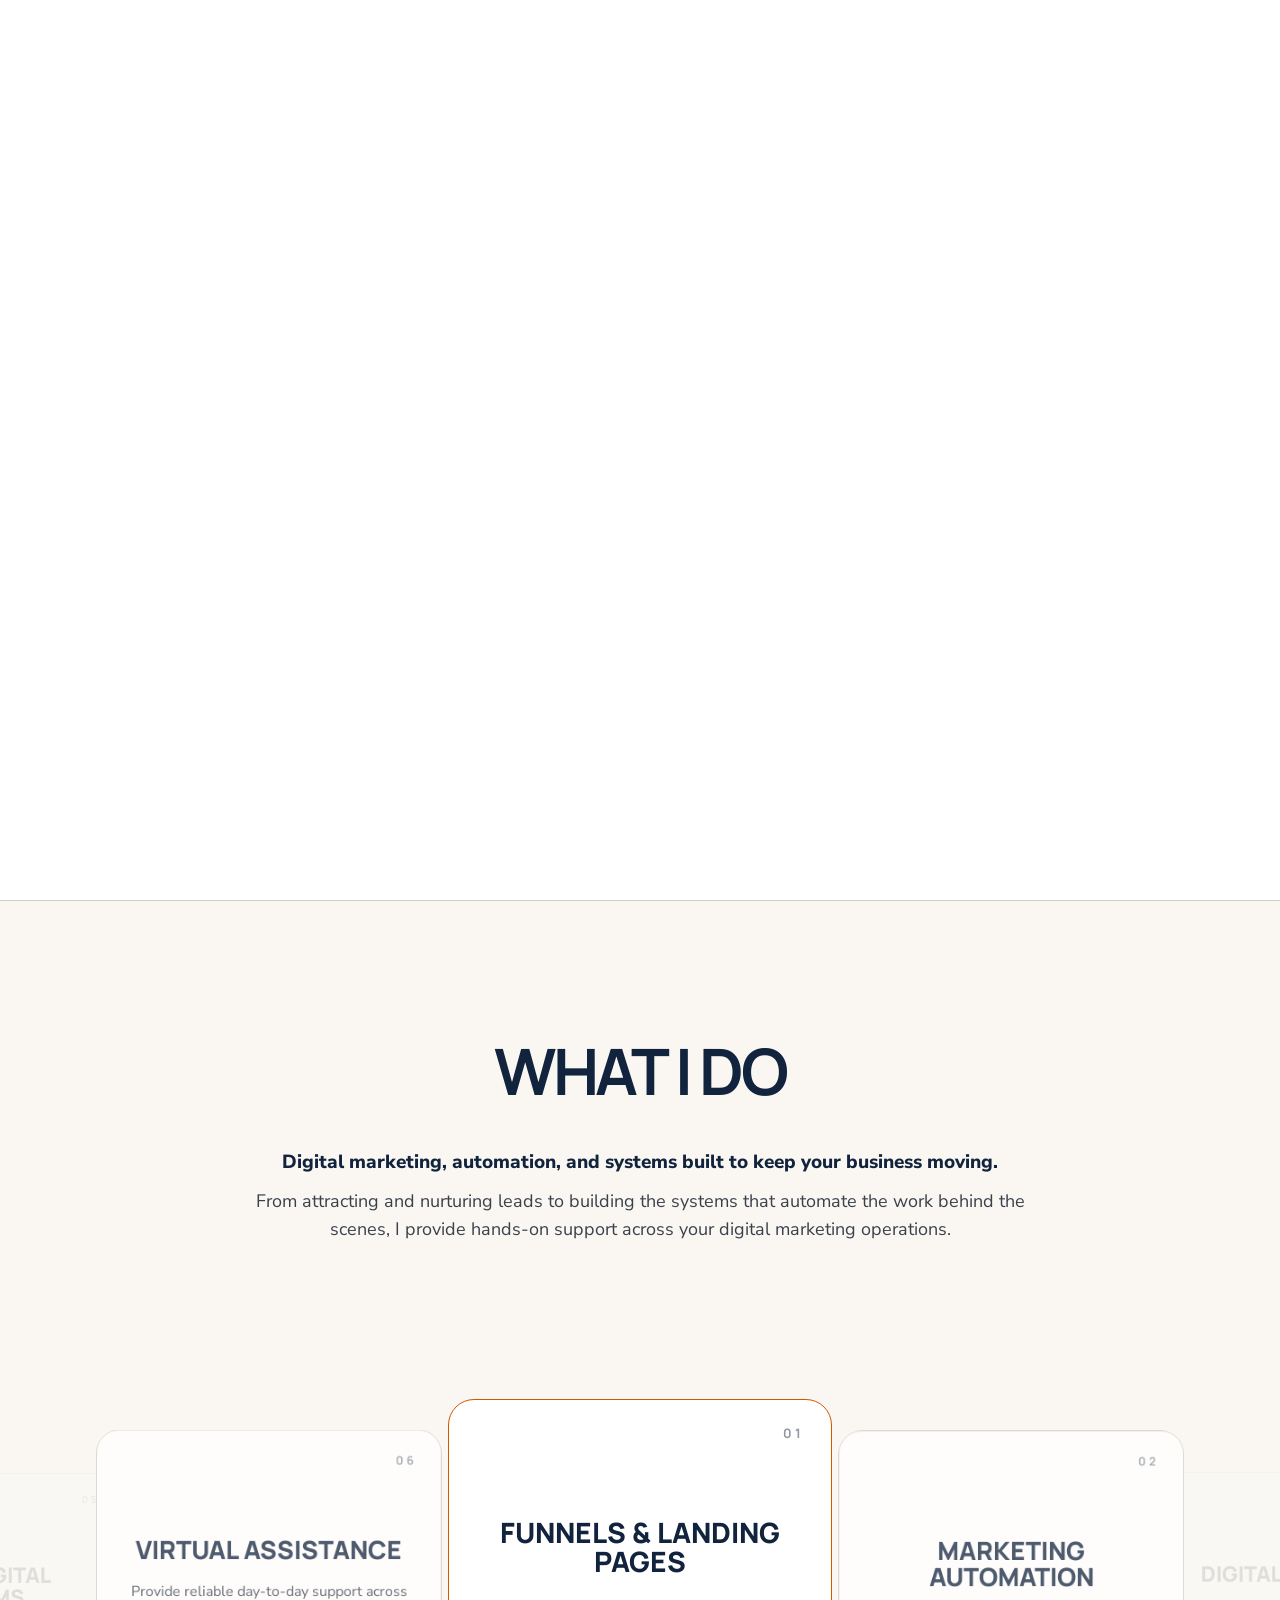
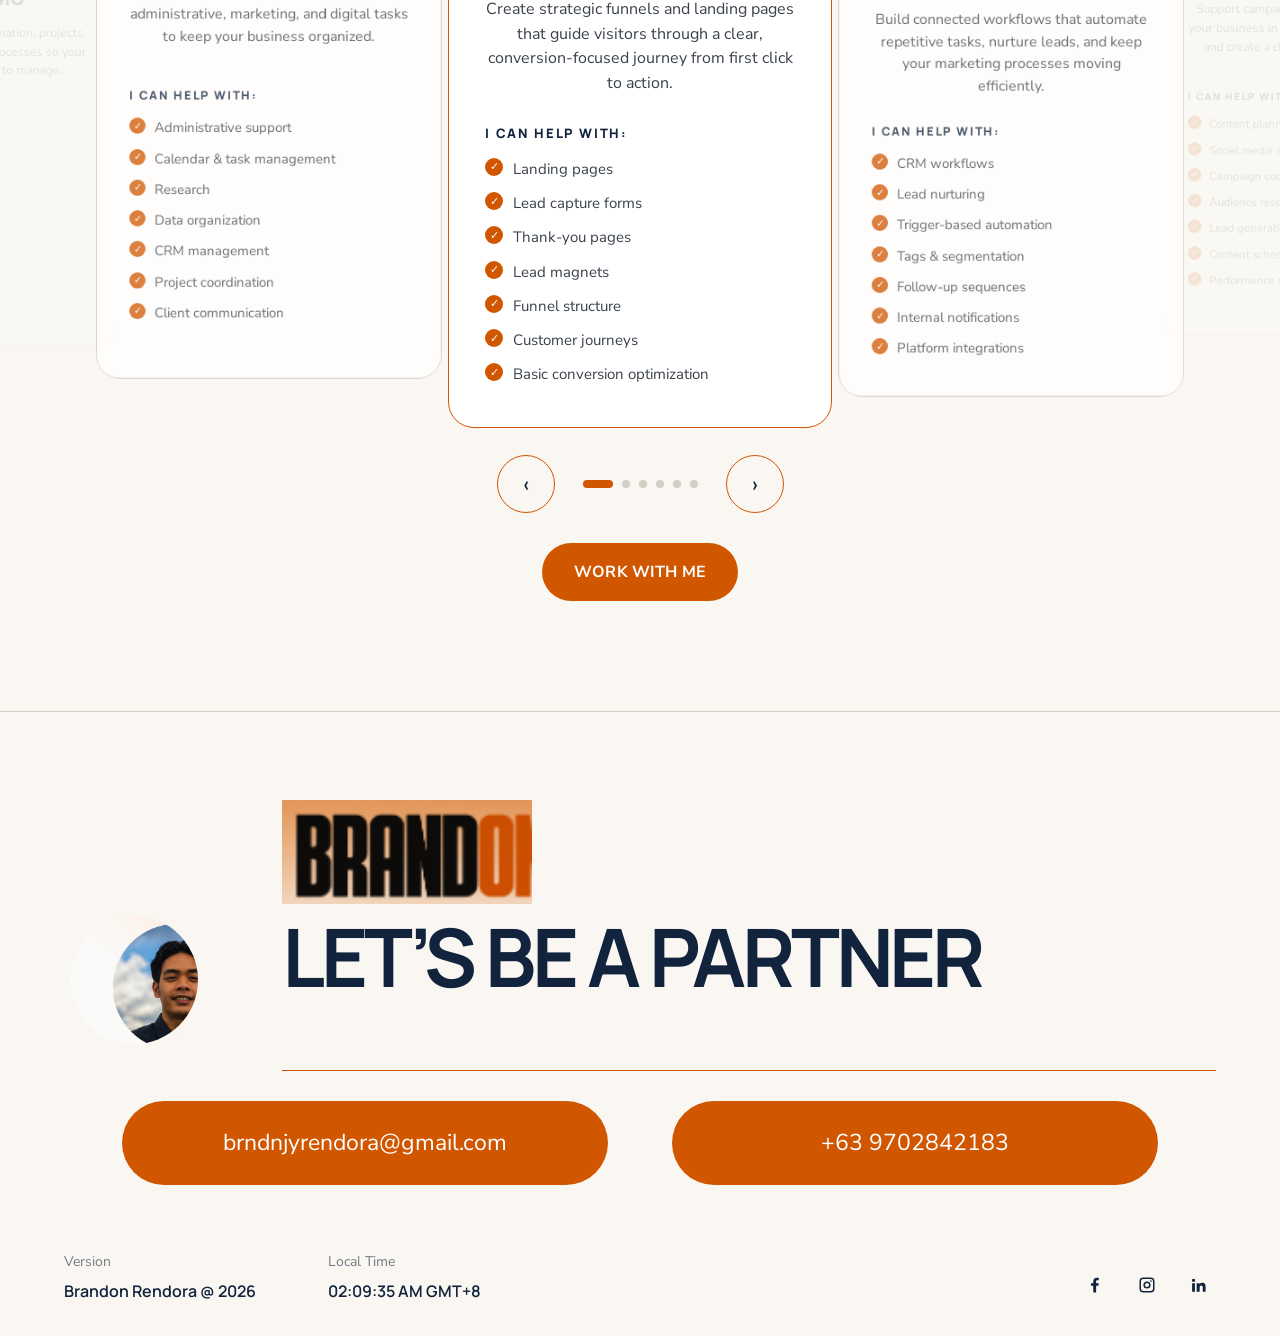
<file: index.html>
<!doctype html><html lang="en"><head><meta charset="utf-8"><meta name="viewport" content="width=device-width,initial-scale=1"><meta name="description" content="Brandon Rendora — digital marketing, funnels, automation and virtual assistance portfolio."><title>Brandon Rendora — Digital Marketing</title><link rel="stylesheet" href="style.css"></head><body>
<div class="intro-curtain" aria-hidden="true"><video src="logo-intro.mp4" muted playsinline autoplay></video></div>
<header class="site-header"><div class="container navbar"><a class="logo-link" href="index.html"><img class="brand-logo" src="logo.png" alt="Brandon logo"></a><nav class="navlinks"><a class="active" href="index.html">Home</a><a href="about.html">About</a><a href="work.html">Work</a><a href="contact.html">Contact</a></nav><div class="socials"><a href="https://www.facebook.com/Brndnrndr" target="_blank" rel="noopener" aria-label="Facebook"><svg viewBox="0 0 24 24"><path d="M13.5 22v-9h3l.5-3.5h-3.5V7.2c0-1 .3-1.7 1.8-1.7H17V2.4c-.3 0-1.4-.1-2.7-.1-2.7 0-4.6 1.7-4.6 4.7v2.5H6.6V13h3.1v9h3.8z"/></svg></a><a href="https://www.instagram.com/modd.esigns/" target="_blank" rel="noopener" aria-label="Instagram"><svg viewBox="0 0 24 24"><path d="M7 2h10a5 5 0 0 1 5 5v10a5 5 0 0 1-5 5H7a5 5 0 0 1-5-5V7a5 5 0 0 1 5-5zm0 2a3 3 0 0 0-3 3v10a3 3 0 0 0 3 3h10a3 3 0 0 0 3-3V7a3 3 0 0 0-3-3H7zm5 3.2A4.8 4.8 0 1 1 12 16.8 4.8 4.8 0 0 1 12 7.2zm0 2A2.8 2.8 0 1 0 12 14.8 2.8 2.8 0 0 0 12 9.2zm5.2-3.5a1.1 1.1 0 1 1-1.1 1.1 1.1 1.1 0 0 1 1.1-1.1z"/></svg></a><a href="https://www.linkedin.com/in/brandon-rendora-91628b212/" target="_blank" rel="noopener" aria-label="LinkedIn"><svg viewBox="0 0 24 24"><path d="M4.7 3.5A2.2 2.2 0 1 1 4.7 8a2.2 2.2 0 0 1 0-4.5zM2.8 9.5h3.8V21H2.8V9.5zm6.1 0h3.6v1.6h.1c.5-.9 1.7-2 3.6-2 3.9 0 4.6 2.5 4.6 5.9v6h-3.8v-5.3c0-1.3 0-3-1.9-3s-2.2 1.4-2.2 2.9V21H8.9V9.5z"/></svg></a></div></div></header>
<main>
<section class="hero"><div class="hero-bg"></div><div class="container hero-inner"><div><div class="eyebrow">DIGITAL MARKETING | FUNNELS & LANDING PAGES | AUTOMATIONS</div><h1>I BUILD DIGITAL<br>SYSTEMS THAT<br><span class="accent">WORK.</span></h1><p class="hero-copy">I help businesses attract leads, nurture prospects, and streamline their marketing through websites, funnels, email campaigns, and automated workflows.</p><div class="hero-actions"><a class="btn" href="work.html">VIEW MY WORK</a><a class="ghost-link" href="about.html">ABOUT ME →</a></div></div><div class="hero-frame"><img src="hero-gradient.png" alt="Brandon Rendora"></div></div></section>
<section class="intro-section"><div class="container"><h2 class="section-title">WHAT I DO</h2><p class="section-kicker">Digital marketing, automation, and systems built to keep your business moving.</p><p class="section-copy">From attracting and nurturing leads to building the systems that automate the work behind the scenes, I provide hands-on support across your digital marketing operations.</p></div></section>
<section class="services"><div class="carousel-viewport"><div class="carousel-track">
<article class="service-card"><span class="num">01</span><h3>FUNNELS & LANDING PAGES</h3><p>Create strategic funnels and landing pages that guide visitors through a clear, conversion-focused journey from first click to action.</p><h4>I CAN HELP WITH:</h4><ul><li>Landing pages</li><li>Lead capture forms</li><li>Thank-you pages</li><li>Lead magnets</li><li>Funnel structure</li><li>Customer journeys</li><li>Basic conversion optimization</li></ul></article>
<article class="service-card"><span class="num">02</span><h3>MARKETING AUTOMATION</h3><p>Build connected workflows that automate repetitive tasks, nurture leads, and keep your marketing processes moving efficiently.</p><h4>I CAN HELP WITH:</h4><ul><li>CRM workflows</li><li>Lead nurturing</li><li>Trigger-based automation</li><li>Tags & segmentation</li><li>Follow-up sequences</li><li>Internal notifications</li><li>Platform integrations</li></ul></article>
<article class="service-card"><span class="num">03</span><h3>DIGITAL MARKETING</h3><p>Support campaigns and content that put your business in front of the right audience and create a clear path toward action.</p><h4>I CAN HELP WITH:</h4><ul><li>Content planning</li><li>Social media support</li><li>Campaign coordination</li><li>Audience research</li><li>Lead generation</li><li>Content scheduling</li><li>Performance support</li></ul></article>
<article class="service-card"><span class="num">04</span><h3>EMAIL MARKETING</h3><p>Develop targeted campaigns and automated sequences that nurture prospects and support the customer journey.</p><h4>I CAN HELP WITH:</h4><ul><li>Email campaigns</li><li>Welcome sequences</li><li>Lead nurturing</li><li>Email automation</li><li>Segmentation</li><li>Lists & tags</li><li>HTML email implementation</li></ul></article>
<article class="service-card"><span class="num">05</span><h3>CRM & DIGITAL SYSTEMS</h3><p>Organize customer information, projects, workflows, and digital processes so your operations stay easy to manage.</p><h4>I CAN HELP WITH:</h4><ul><li>CRM management</li><li>Data organization</li><li>Workflow mapping</li><li>Tags & lists</li><li>Platform integrations</li><li>Documentation</li><li>Process organization</li></ul></article>
<article class="service-card"><span class="num">06</span><h3>VIRTUAL ASSISTANCE</h3><p>Provide reliable day-to-day support across administrative, marketing, and digital tasks to keep your business organized.</p><h4>I CAN HELP WITH:</h4><ul><li>Administrative support</li><li>Calendar & task management</li><li>Research</li><li>Data organization</li><li>CRM management</li><li>Project coordination</li><li>Client communication</li></ul></article>
</div></div><div class="carousel-controls"><button class="circle-btn" data-prev aria-label="Previous service">‹</button><div class="dots"><span class="dot"></span><span class="dot"></span><span class="dot"></span><span class="dot"></span><span class="dot"></span><span class="dot"></span></div><button class="circle-btn" data-next aria-label="Next service">›</button></div><div class="work-with-me"><a class="btn" href="contact.html">WORK WITH ME</a></div></section>
</main>
<footer class="site-footer"><div class="container"><div class="footer-head"><img class="footer-brand" src="logo.png" alt="Brandon logo"><img class="footer-avatar" src="profile.png" alt="Brandon portrait"><h2 class="footer-title">LET’S BE A PARTNER</h2></div><div class="footer-rule"></div><div class="footer-pills"><a class="pill" href="mailto:brndnjyrendora@gmail.com">brndnjyrendora@gmail.com</a><a class="pill" href="tel:+639702842183">+63 9702842183</a></div><div class="footer-bottom"><div><div class="meta-label">Version</div><div class="meta-value">Brandon Rendora @ 2026</div></div><div><div class="meta-label">Local Time</div><div class="meta-value local-time"></div></div><div class="socials footer-socials"><a href="https://www.facebook.com/Brndnrndr" target="_blank" rel="noopener" aria-label="Facebook"><svg viewBox="0 0 24 24"><path d="M13.5 22v-9h3l.5-3.5h-3.5V7.2c0-1 .3-1.7 1.8-1.7H17V2.4c-.3 0-1.4-.1-2.7-.1-2.7 0-4.6 1.7-4.6 4.7v2.5H6.6V13h3.1v9h3.8z"/></svg></a><a href="https://www.instagram.com/modd.esigns/" target="_blank" rel="noopener" aria-label="Instagram"><svg viewBox="0 0 24 24"><path d="M7 2h10a5 5 0 0 1 5 5v10a5 5 0 0 1-5 5H7a5 5 0 0 1-5-5V7a5 5 0 0 1 5-5zm0 2a3 3 0 0 0-3 3v10a3 3 0 0 0 3 3h10a3 3 0 0 0 3-3V7a3 3 0 0 0-3-3H7zm5 3.2A4.8 4.8 0 1 1 12 16.8 4.8 4.8 0 0 1 12 7.2zm0 2A2.8 2.8 0 1 0 12 14.8 2.8 2.8 0 0 0 12 9.2zm5.2-3.5a1.1 1.1 0 1 1-1.1 1.1 1.1 1.1 0 0 1 1.1-1.1z"/></svg></a><a href="https://www.linkedin.com/in/brandon-rendora-91628b212/" target="_blank" rel="noopener" aria-label="LinkedIn"><svg viewBox="0 0 24 24"><path d="M4.7 3.5A2.2 2.2 0 1 1 4.7 8a2.2 2.2 0 0 1 0-4.5zM2.8 9.5h3.8V21H2.8V9.5zm6.1 0h3.6v1.6h.1c.5-.9 1.7-2 3.6-2 3.9 0 4.6 2.5 4.6 5.9v6h-3.8v-5.3c0-1.3 0-3-1.9-3s-2.2 1.4-2.2 2.9V21H8.9V9.5z"/></svg></a></div></div></div></footer><script src="script.js"></script></body></html>
</file>
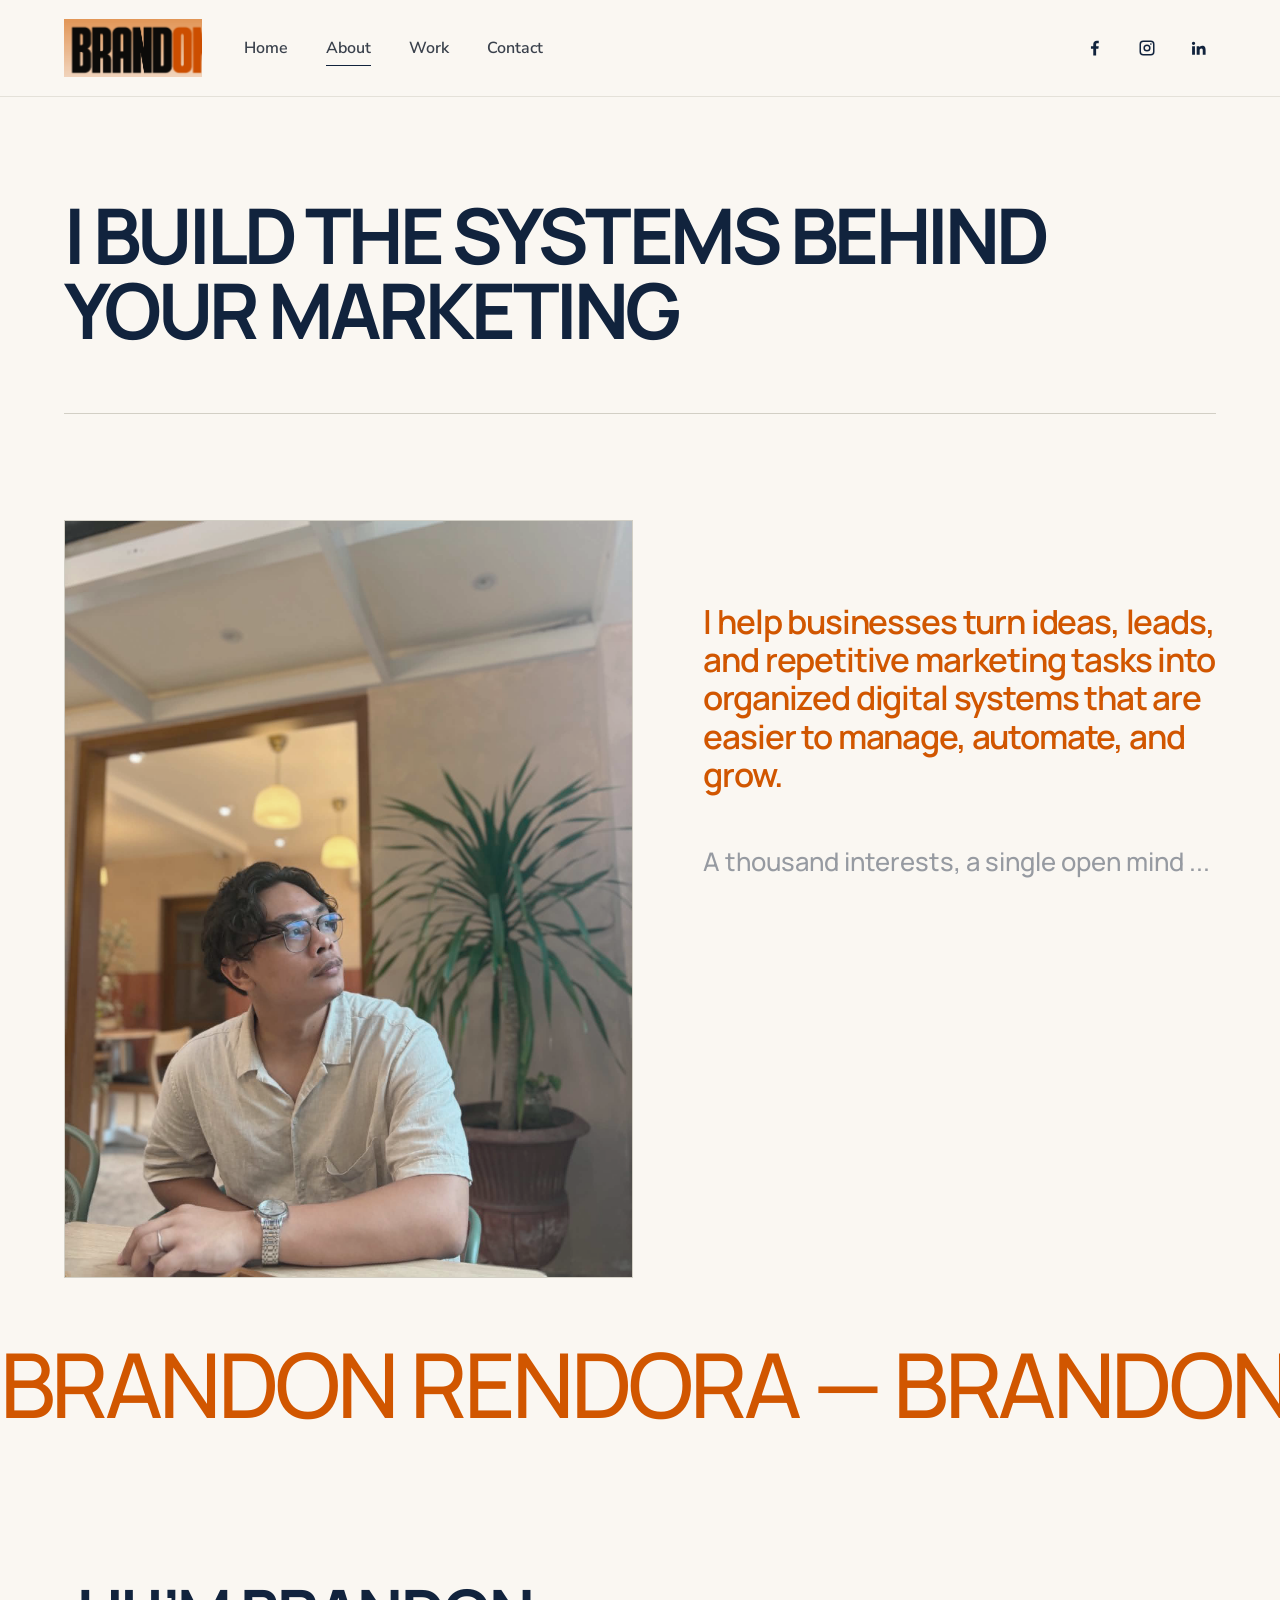
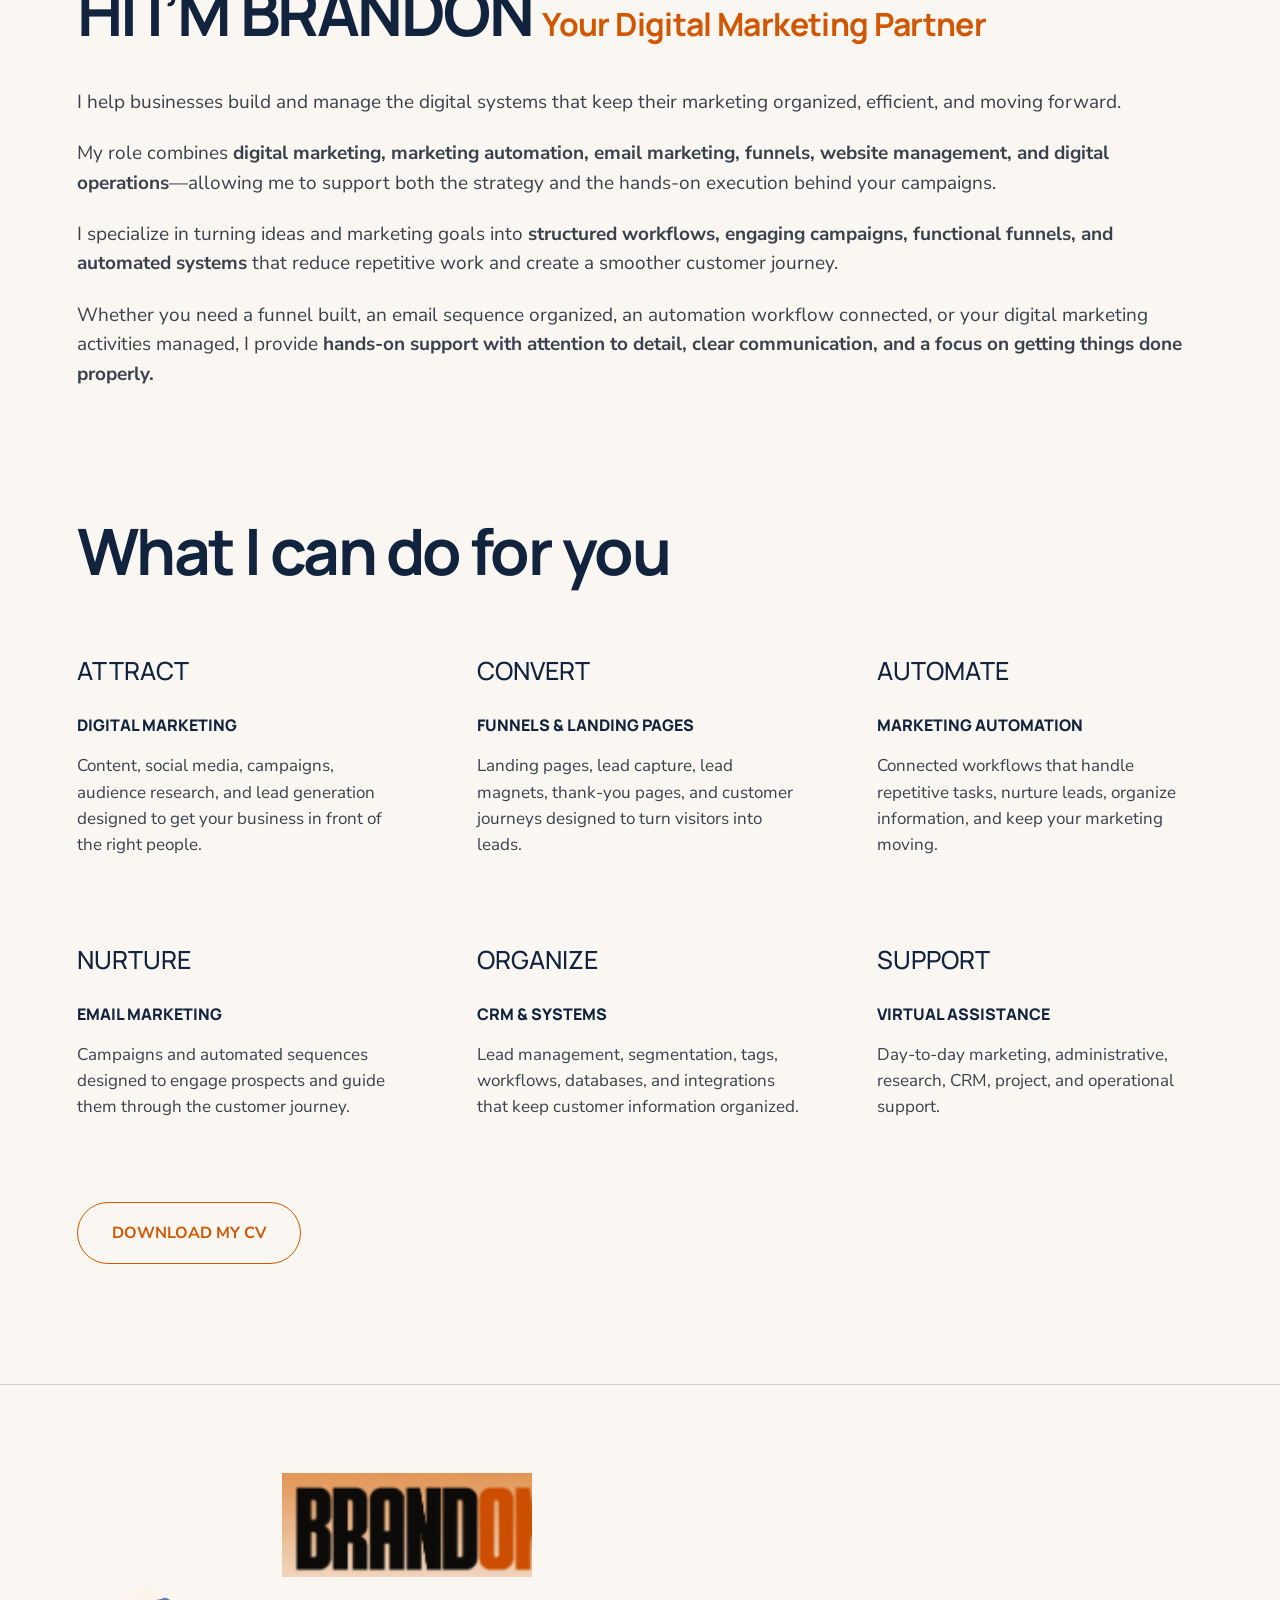
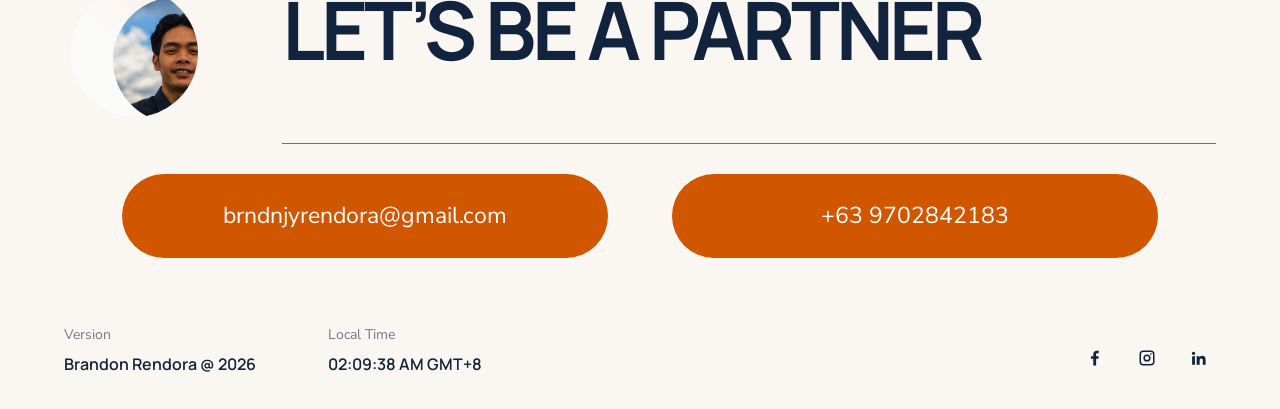
<file: about.html>
<!doctype html><html lang="en"><head><meta charset="utf-8"><meta name="viewport" content="width=device-width,initial-scale=1"><title>About — Brandon Rendora</title><link rel="stylesheet" href="style.css"></head><body><header class="site-header"><div class="container navbar"><a class="logo-link" href="index.html"><img class="brand-logo" src="logo.png" alt="Brandon logo"></a><nav class="navlinks"><a href="index.html">Home</a><a class="active" href="about.html">About</a><a href="work.html">Work</a><a href="contact.html">Contact</a></nav><div class="socials"><a href="https://www.facebook.com/Brndnrndr" target="_blank" rel="noopener" aria-label="Facebook"><svg viewBox="0 0 24 24"><path d="M13.5 22v-9h3l.5-3.5h-3.5V7.2c0-1 .3-1.7 1.8-1.7H17V2.4c-.3 0-1.4-.1-2.7-.1-2.7 0-4.6 1.7-4.6 4.7v2.5H6.6V13h3.1v9h3.8z"/></svg></a><a href="https://www.instagram.com/modd.esigns/" target="_blank" rel="noopener" aria-label="Instagram"><svg viewBox="0 0 24 24"><path d="M7 2h10a5 5 0 0 1 5 5v10a5 5 0 0 1-5 5H7a5 5 0 0 1-5-5V7a5 5 0 0 1 5-5zm0 2a3 3 0 0 0-3 3v10a3 3 0 0 0 3 3h10a3 3 0 0 0 3-3V7a3 3 0 0 0-3-3H7zm5 3.2A4.8 4.8 0 1 1 12 16.8 4.8 4.8 0 0 1 12 7.2zm0 2A2.8 2.8 0 1 0 12 14.8 2.8 2.8 0 0 0 12 9.2zm5.2-3.5a1.1 1.1 0 1 1-1.1 1.1 1.1 1.1 0 0 1 1.1-1.1z"/></svg></a><a href="https://www.linkedin.com/in/brandon-rendora-91628b212/" target="_blank" rel="noopener" aria-label="LinkedIn"><svg viewBox="0 0 24 24"><path d="M4.7 3.5A2.2 2.2 0 1 1 4.7 8a2.2 2.2 0 0 1 0-4.5zM2.8 9.5h3.8V21H2.8V9.5zm6.1 0h3.6v1.6h.1c.5-.9 1.7-2 3.6-2 3.9 0 4.6 2.5 4.6 5.9v6h-3.8v-5.3c0-1.3 0-3-1.9-3s-2.2 1.4-2.2 2.9V21H8.9V9.5z"/></svg></a></div></div></header><main><section class="page-hero"><div class="container"><h1 class="page-title">I BUILD THE SYSTEMS BEHIND<br>YOUR MARKETING</h1><div class="rule"></div></div></section><section class="container about-feature"><div class="about-photo-wrap"><img src="about-photo.jpg" alt="Brandon Rendora in a white shirt"></div><div class="about-lead"><p class="lead">I help businesses turn ideas, leads, and repetitive marketing tasks into organized digital systems that are easier to manage, automate, and grow.</p><p class="sub">A thousand interests, a single open mind ...</p></div></section><div class="ticker-wrap"><div class="ticker"><span>BRANDON RENDORA — BRANDON RENDORA — BRANDON RENDORA — </span><span>BRANDON RENDORA — BRANDON RENDORA — BRANDON RENDORA — </span></div></div><section class="about-body"><h2>HI I’M BRANDON <span>Your Digital Marketing Partner</span></h2><p>I help businesses build and manage the digital systems that keep their marketing organized, efficient, and moving forward.</p><p>My role combines <b>digital marketing, marketing automation, email marketing, funnels, website management, and digital operations</b>—allowing me to support both the strategy and the hands-on execution behind your campaigns.</p><p>I specialize in turning ideas and marketing goals into <b>structured workflows, engaging campaigns, functional funnels, and automated systems</b> that reduce repetitive work and create a smoother customer journey.</p><p>Whether you need a funnel built, an email sequence organized, an automation workflow connected, or your digital marketing activities managed, I provide <b>hands-on support with attention to detail, clear communication, and a focus on getting things done properly.</b></p><h2 class="cap-title">What I can do for you</h2><div class="cap-grid"><div class="cap"><h3>ATTRACT</h3><h4>DIGITAL MARKETING</h4><p>Content, social media, campaigns, audience research, and lead generation designed to get your business in front of the right people.</p></div><div class="cap"><h3>CONVERT</h3><h4>FUNNELS & LANDING PAGES</h4><p>Landing pages, lead capture, lead magnets, thank-you pages, and customer journeys designed to turn visitors into leads.</p></div><div class="cap"><h3>AUTOMATE</h3><h4>MARKETING AUTOMATION</h4><p>Connected workflows that handle repetitive tasks, nurture leads, organize information, and keep your marketing moving.</p></div><div class="cap"><h3>NURTURE</h3><h4>EMAIL MARKETING</h4><p>Campaigns and automated sequences designed to engage prospects and guide them through the customer journey.</p></div><div class="cap"><h3>ORGANIZE</h3><h4>CRM & SYSTEMS</h4><p>Lead management, segmentation, tags, workflows, databases, and integrations that keep customer information organized.</p></div><div class="cap"><h3>SUPPORT</h3><h4>VIRTUAL ASSISTANCE</h4><p>Day-to-day marketing, administrative, research, CRM, project, and operational support.</p></div></div><a class="outline-btn" href="Brandon-Rendora-Resume-2026.pdf" download>DOWNLOAD MY CV</a></section></main><footer class="site-footer"><div class="container"><div class="footer-head"><img class="footer-brand" src="logo.png" alt="Brandon logo"><img class="footer-avatar" src="profile.png" alt="Brandon portrait"><h2 class="footer-title">LET’S BE A PARTNER</h2></div><div class="footer-rule"></div><div class="footer-pills"><a class="pill" href="mailto:brndnjyrendora@gmail.com">brndnjyrendora@gmail.com</a><a class="pill" href="tel:+639702842183">+63 9702842183</a></div><div class="footer-bottom"><div><div class="meta-label">Version</div><div class="meta-value">Brandon Rendora @ 2026</div></div><div><div class="meta-label">Local Time</div><div class="meta-value local-time"></div></div><div class="socials footer-socials"><a href="https://www.facebook.com/Brndnrndr" target="_blank" rel="noopener" aria-label="Facebook"><svg viewBox="0 0 24 24"><path d="M13.5 22v-9h3l.5-3.5h-3.5V7.2c0-1 .3-1.7 1.8-1.7H17V2.4c-.3 0-1.4-.1-2.7-.1-2.7 0-4.6 1.7-4.6 4.7v2.5H6.6V13h3.1v9h3.8z"/></svg></a><a href="https://www.instagram.com/modd.esigns/" target="_blank" rel="noopener" aria-label="Instagram"><svg viewBox="0 0 24 24"><path d="M7 2h10a5 5 0 0 1 5 5v10a5 5 0 0 1-5 5H7a5 5 0 0 1-5-5V7a5 5 0 0 1 5-5zm0 2a3 3 0 0 0-3 3v10a3 3 0 0 0 3 3h10a3 3 0 0 0 3-3V7a3 3 0 0 0-3-3H7zm5 3.2A4.8 4.8 0 1 1 12 16.8 4.8 4.8 0 0 1 12 7.2zm0 2A2.8 2.8 0 1 0 12 14.8 2.8 2.8 0 0 0 12 9.2zm5.2-3.5a1.1 1.1 0 1 1-1.1 1.1 1.1 1.1 0 0 1 1.1-1.1z"/></svg></a><a href="https://www.linkedin.com/in/brandon-rendora-91628b212/" target="_blank" rel="noopener" aria-label="LinkedIn"><svg viewBox="0 0 24 24"><path d="M4.7 3.5A2.2 2.2 0 1 1 4.7 8a2.2 2.2 0 0 1 0-4.5zM2.8 9.5h3.8V21H2.8V9.5zm6.1 0h3.6v1.6h.1c.5-.9 1.7-2 3.6-2 3.9 0 4.6 2.5 4.6 5.9v6h-3.8v-5.3c0-1.3 0-3-1.9-3s-2.2 1.4-2.2 2.9V21H8.9V9.5z"/></svg></a></div></div></div></footer><script src="script.js"></script></body></html>
</file>
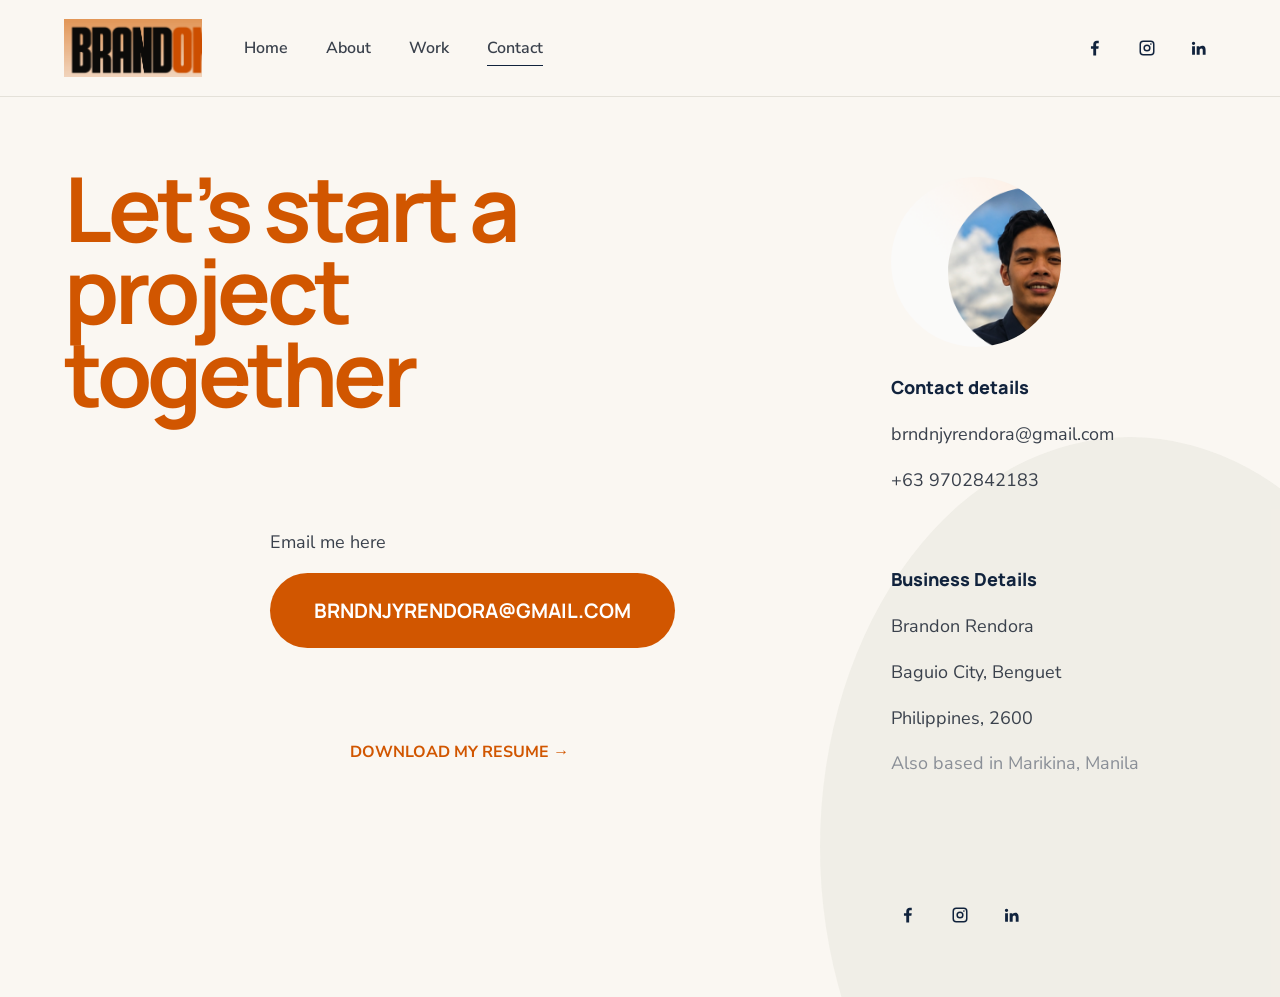
<file: contact.html>
<!doctype html><html lang="en"><head><meta charset="utf-8"><meta name="viewport" content="width=device-width,initial-scale=1"><title>Contact — Brandon Rendora</title><link rel="stylesheet" href="style.css"></head><body><header class="site-header"><div class="container navbar"><a class="logo-link" href="index.html"><img class="brand-logo" src="logo.png" alt="Brandon logo"></a><nav class="navlinks"><a href="index.html">Home</a><a href="about.html">About</a><a href="work.html">Work</a><a class="active" href="contact.html">Contact</a></nav><div class="socials"><a href="https://www.facebook.com/Brndnrndr" target="_blank" rel="noopener" aria-label="Facebook"><svg viewBox="0 0 24 24"><path d="M13.5 22v-9h3l.5-3.5h-3.5V7.2c0-1 .3-1.7 1.8-1.7H17V2.4c-.3 0-1.4-.1-2.7-.1-2.7 0-4.6 1.7-4.6 4.7v2.5H6.6V13h3.1v9h3.8z"/></svg></a><a href="https://www.instagram.com/modd.esigns/" target="_blank" rel="noopener" aria-label="Instagram"><svg viewBox="0 0 24 24"><path d="M7 2h10a5 5 0 0 1 5 5v10a5 5 0 0 1-5 5H7a5 5 0 0 1-5-5V7a5 5 0 0 1 5-5zm0 2a3 3 0 0 0-3 3v10a3 3 0 0 0 3 3h10a3 3 0 0 0 3-3V7a3 3 0 0 0-3-3H7zm5 3.2A4.8 4.8 0 1 1 12 16.8 4.8 4.8 0 0 1 12 7.2zm0 2A2.8 2.8 0 1 0 12 14.8 2.8 2.8 0 0 0 12 9.2zm5.2-3.5a1.1 1.1 0 1 1-1.1 1.1 1.1 1.1 0 0 1 1.1-1.1z"/></svg></a><a href="https://www.linkedin.com/in/brandon-rendora-91628b212/" target="_blank" rel="noopener" aria-label="LinkedIn"><svg viewBox="0 0 24 24"><path d="M4.7 3.5A2.2 2.2 0 1 1 4.7 8a2.2 2.2 0 0 1 0-4.5zM2.8 9.5h3.8V21H2.8V9.5zm6.1 0h3.6v1.6h.1c.5-.9 1.7-2 3.6-2 3.9 0 4.6 2.5 4.6 5.9v6h-3.8v-5.3c0-1.3 0-3-1.9-3s-2.2 1.4-2.2 2.9V21H8.9V9.5z"/></svg></a></div></div></header><main class="contact-page"><div class="container contact-grid"><section><h1 class="contact-title">Let’s start a project<br>together</h1><div class="contact-cta"><div class="small">Email me here</div><a class="email-button" href="mailto:brndnjyrendora@gmail.com">BRNDNJYRENDORA@GMAIL.COM</a><br><a class="resume-link" href="Brandon-Rendora-Resume-2026.pdf" download>DOWNLOAD MY RESUME →</a></div></section><aside class="contact-side"><img src="profile.png" alt="Brandon Rendora"><h3>Contact details</h3><p>brndnjyrendora@gmail.com</p><p>+63 9702842183</p><div class="business"><h3>Business Details</h3><p>Brandon Rendora</p><p>Baguio City, Benguet</p><p>Philippines, 2600</p><p style="color:#8a8f97">Also based in Marikina, Manila</p></div><div class="socials contact-socials"><a href="https://www.facebook.com/Brndnrndr" target="_blank" rel="noopener" aria-label="Facebook"><svg viewBox="0 0 24 24"><path d="M13.5 22v-9h3l.5-3.5h-3.5V7.2c0-1 .3-1.7 1.8-1.7H17V2.4c-.3 0-1.4-.1-2.7-.1-2.7 0-4.6 1.7-4.6 4.7v2.5H6.6V13h3.1v9h3.8z"/></svg></a><a href="https://www.instagram.com/modd.esigns/" target="_blank" rel="noopener" aria-label="Instagram"><svg viewBox="0 0 24 24"><path d="M7 2h10a5 5 0 0 1 5 5v10a5 5 0 0 1-5 5H7a5 5 0 0 1-5-5V7a5 5 0 0 1 5-5zm0 2a3 3 0 0 0-3 3v10a3 3 0 0 0 3 3h10a3 3 0 0 0 3-3V7a3 3 0 0 0-3-3H7zm5 3.2A4.8 4.8 0 1 1 12 16.8 4.8 4.8 0 0 1 12 7.2zm0 2A2.8 2.8 0 1 0 12 14.8 2.8 2.8 0 0 0 12 9.2zm5.2-3.5a1.1 1.1 0 1 1-1.1 1.1 1.1 1.1 0 0 1 1.1-1.1z"/></svg></a><a href="https://www.linkedin.com/in/brandon-rendora-91628b212/" target="_blank" rel="noopener" aria-label="LinkedIn"><svg viewBox="0 0 24 24"><path d="M4.7 3.5A2.2 2.2 0 1 1 4.7 8a2.2 2.2 0 0 1 0-4.5zM2.8 9.5h3.8V21H2.8V9.5zm6.1 0h3.6v1.6h.1c.5-.9 1.7-2 3.6-2 3.9 0 4.6 2.5 4.6 5.9v6h-3.8v-5.3c0-1.3 0-3-1.9-3s-2.2 1.4-2.2 2.9V21H8.9V9.5z"/></svg></a></div></aside></div></main><script src="script.js"></script></body></html>
</file>
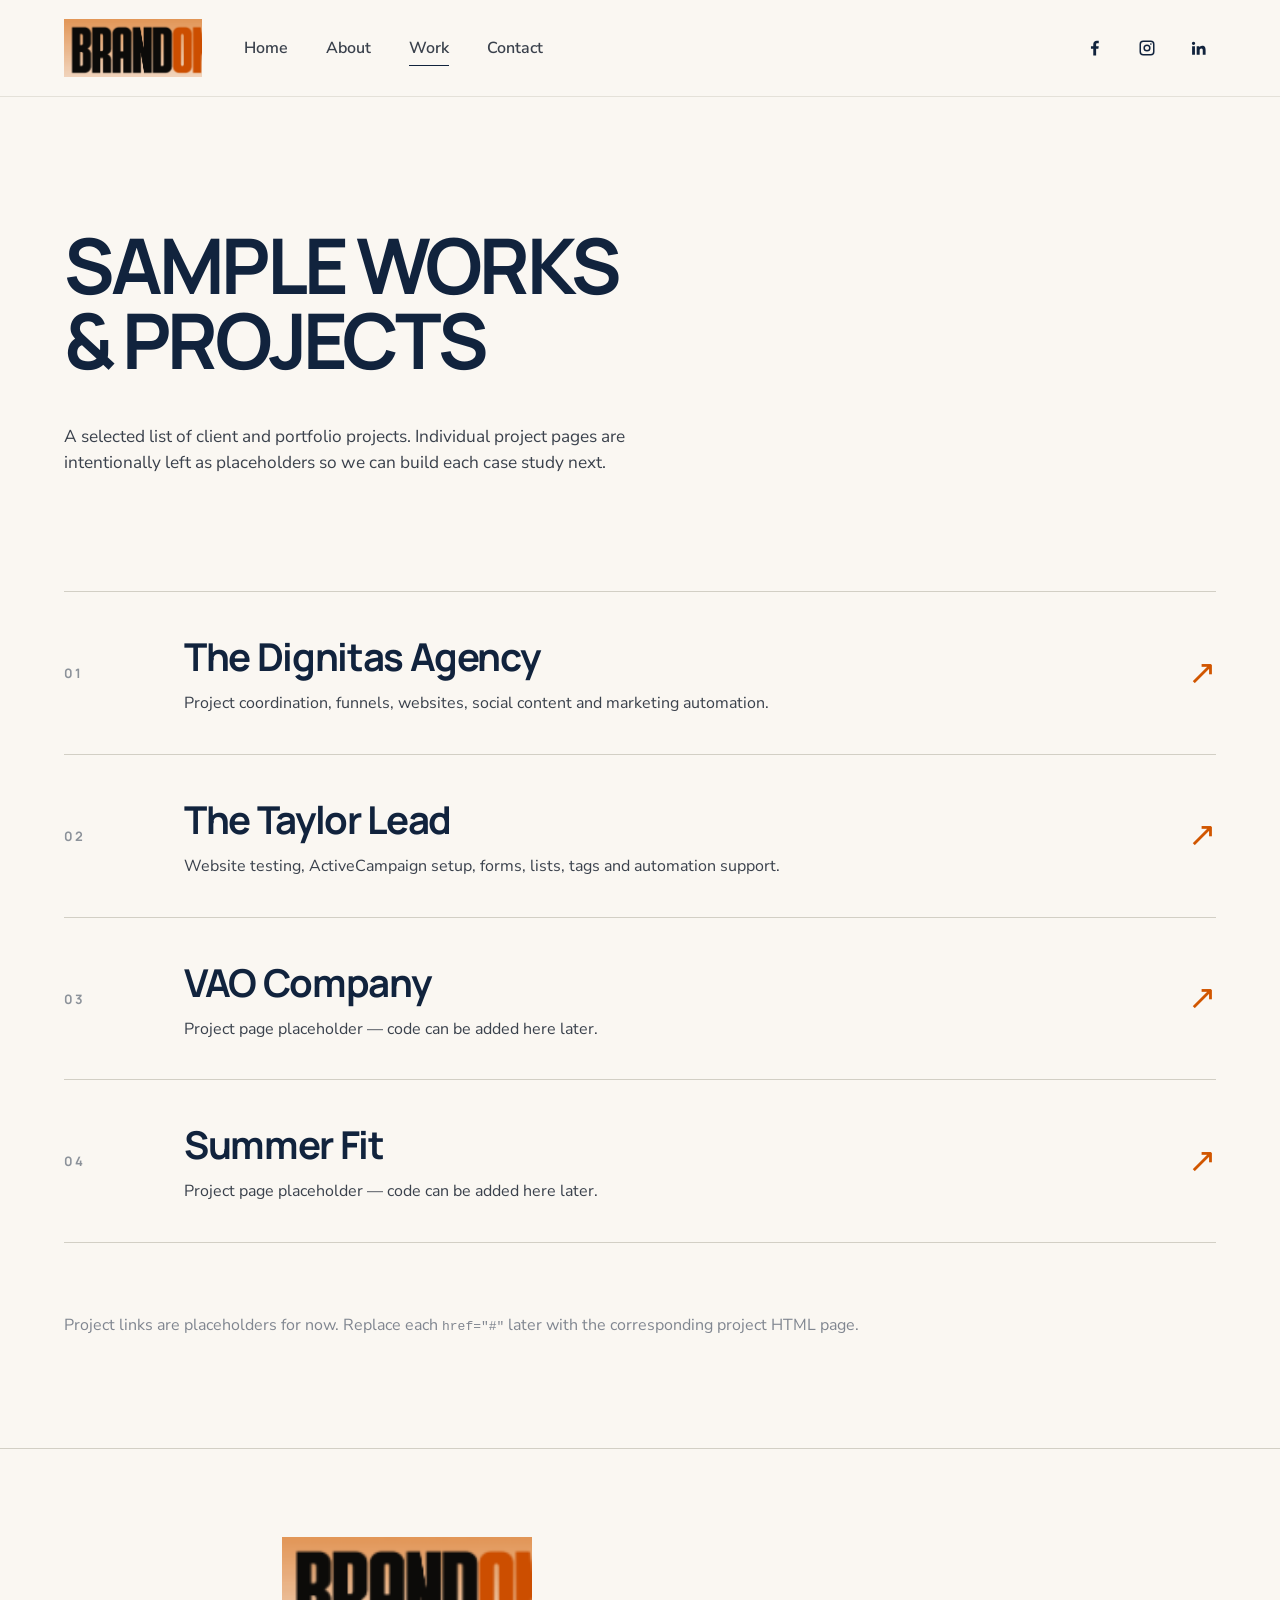
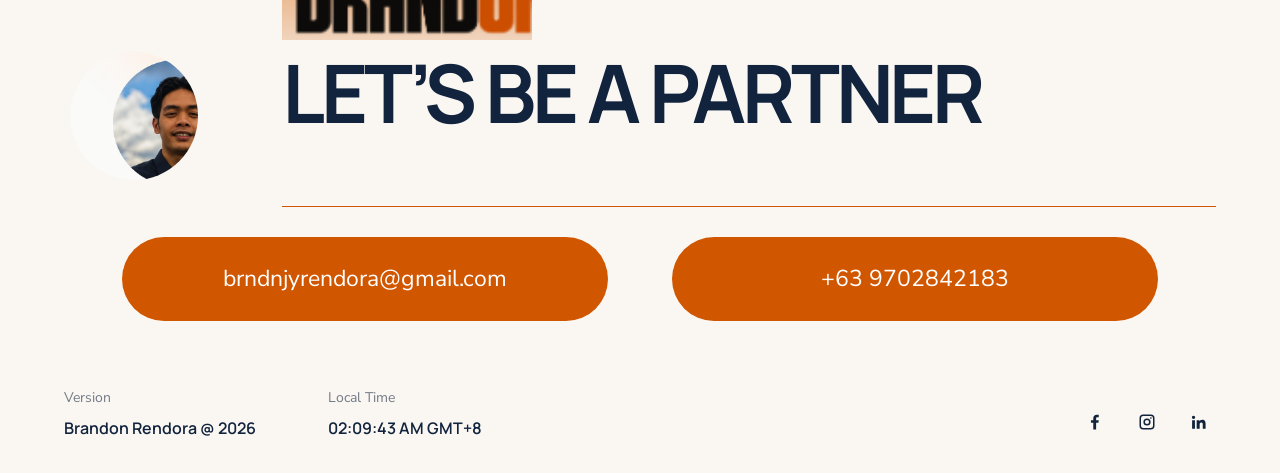
<file: work.html>
<!doctype html><html lang="en"><head><meta charset="utf-8"><meta name="viewport" content="width=device-width,initial-scale=1"><title>Work — Brandon Rendora</title><link rel="stylesheet" href="style.css"></head><body><header class="site-header"><div class="container navbar"><a class="logo-link" href="index.html"><img class="brand-logo" src="logo.png" alt="Brandon logo"></a><nav class="navlinks"><a href="index.html">Home</a><a href="about.html">About</a><a class="active" href="work.html">Work</a><a href="contact.html">Contact</a></nav><div class="socials"><a href="https://www.facebook.com/Brndnrndr" target="_blank" rel="noopener" aria-label="Facebook"><svg viewBox="0 0 24 24"><path d="M13.5 22v-9h3l.5-3.5h-3.5V7.2c0-1 .3-1.7 1.8-1.7H17V2.4c-.3 0-1.4-.1-2.7-.1-2.7 0-4.6 1.7-4.6 4.7v2.5H6.6V13h3.1v9h3.8z"/></svg></a><a href="https://www.instagram.com/modd.esigns/" target="_blank" rel="noopener" aria-label="Instagram"><svg viewBox="0 0 24 24"><path d="M7 2h10a5 5 0 0 1 5 5v10a5 5 0 0 1-5 5H7a5 5 0 0 1-5-5V7a5 5 0 0 1 5-5zm0 2a3 3 0 0 0-3 3v10a3 3 0 0 0 3 3h10a3 3 0 0 0 3-3V7a3 3 0 0 0-3-3H7zm5 3.2A4.8 4.8 0 1 1 12 16.8 4.8 4.8 0 0 1 12 7.2zm0 2A2.8 2.8 0 1 0 12 14.8 2.8 2.8 0 0 0 12 9.2zm5.2-3.5a1.1 1.1 0 1 1-1.1 1.1 1.1 1.1 0 0 1 1.1-1.1z"/></svg></a><a href="https://www.linkedin.com/in/brandon-rendora-91628b212/" target="_blank" rel="noopener" aria-label="LinkedIn"><svg viewBox="0 0 24 24"><path d="M4.7 3.5A2.2 2.2 0 1 1 4.7 8a2.2 2.2 0 0 1 0-4.5zM2.8 9.5h3.8V21H2.8V9.5zm6.1 0h3.6v1.6h.1c.5-.9 1.7-2 3.6-2 3.9 0 4.6 2.5 4.6 5.9v6h-3.8v-5.3c0-1.3 0-3-1.9-3s-2.2 1.4-2.2 2.9V21H8.9V9.5z"/></svg></a></div></div></header><main><section class="container work-hero"><h1 class="page-title">SAMPLE WORKS<br>& PROJECTS</h1><p class="hero-copy">A selected list of client and portfolio projects. Individual project pages are intentionally left as placeholders so we can build each case study next.</p></section><section class="container project-list"><a class="project-row" href="#"><div class="project-num">01</div><div><h3>The Dignitas Agency</h3><p>Project coordination, funnels, websites, social content and marketing automation.</p></div><div class="project-arrow">↗</div></a><a class="project-row" href="#"><div class="project-num">02</div><div><h3>The Taylor Lead</h3><p>Website testing, ActiveCampaign setup, forms, lists, tags and automation support.</p></div><div class="project-arrow">↗</div></a><a class="project-row" href="#"><div class="project-num">03</div><div><h3>VAO Company</h3><p>Project page placeholder — code can be added here later.</p></div><div class="project-arrow">↗</div></a><a class="project-row" href="#"><div class="project-num">04</div><div><h3>Summer Fit</h3><p>Project page placeholder — code can be added here later.</p></div><div class="project-arrow">↗</div></a></section><div class="container work-note">Project links are placeholders for now. Replace each <code>href="#"</code> later with the corresponding project HTML page.</div></main><footer class="site-footer"><div class="container"><div class="footer-head"><img class="footer-brand" src="logo.png" alt="Brandon logo"><img class="footer-avatar" src="profile.png" alt="Brandon portrait"><h2 class="footer-title">LET’S BE A PARTNER</h2></div><div class="footer-rule"></div><div class="footer-pills"><a class="pill" href="mailto:brndnjyrendora@gmail.com">brndnjyrendora@gmail.com</a><a class="pill" href="tel:+639702842183">+63 9702842183</a></div><div class="footer-bottom"><div><div class="meta-label">Version</div><div class="meta-value">Brandon Rendora @ 2026</div></div><div><div class="meta-label">Local Time</div><div class="meta-value local-time"></div></div><div class="socials footer-socials"><a href="https://www.facebook.com/Brndnrndr" target="_blank" rel="noopener" aria-label="Facebook"><svg viewBox="0 0 24 24"><path d="M13.5 22v-9h3l.5-3.5h-3.5V7.2c0-1 .3-1.7 1.8-1.7H17V2.4c-.3 0-1.4-.1-2.7-.1-2.7 0-4.6 1.7-4.6 4.7v2.5H6.6V13h3.1v9h3.8z"/></svg></a><a href="https://www.instagram.com/modd.esigns/" target="_blank" rel="noopener" aria-label="Instagram"><svg viewBox="0 0 24 24"><path d="M7 2h10a5 5 0 0 1 5 5v10a5 5 0 0 1-5 5H7a5 5 0 0 1-5-5V7a5 5 0 0 1 5-5zm0 2a3 3 0 0 0-3 3v10a3 3 0 0 0 3 3h10a3 3 0 0 0 3-3V7a3 3 0 0 0-3-3H7zm5 3.2A4.8 4.8 0 1 1 12 16.8 4.8 4.8 0 0 1 12 7.2zm0 2A2.8 2.8 0 1 0 12 14.8 2.8 2.8 0 0 0 12 9.2zm5.2-3.5a1.1 1.1 0 1 1-1.1 1.1 1.1 1.1 0 0 1 1.1-1.1z"/></svg></a><a href="https://www.linkedin.com/in/brandon-rendora-91628b212/" target="_blank" rel="noopener" aria-label="LinkedIn"><svg viewBox="0 0 24 24"><path d="M4.7 3.5A2.2 2.2 0 1 1 4.7 8a2.2 2.2 0 0 1 0-4.5zM2.8 9.5h3.8V21H2.8V9.5zm6.1 0h3.6v1.6h.1c.5-.9 1.7-2 3.6-2 3.9 0 4.6 2.5 4.6 5.9v6h-3.8v-5.3c0-1.3 0-3-1.9-3s-2.2 1.4-2.2 2.9V21H8.9V9.5z"/></svg></a></div></div></div></footer><script src="script.js"></script></body></html>
</file>
<file: style.css>
@import url('https://fonts.googleapis.com/css2?family=Manrope:wght@400;500;600;700;800&family=Nunito+Sans:wght@400;600;700;800&display=swap');

:root{
  --bg:#FAF7F2; --ink:#11233D; --text:#3A414C; --line:#D2CFC5;
  --accent:#D15600; --sand:#EBE8E1; --white:#FFFFFF;
  --max:1600px; --pad:clamp(22px,5vw,88px); --ease:.3s ease;
}
*{box-sizing:border-box} html{scroll-behavior:smooth} body{margin:0;background:var(--bg);color:var(--text);font-family:"Nunito Sans",Arial,sans-serif;line-height:1.55;overflow-x:hidden}
a{color:inherit;text-decoration:none} img{display:block;max-width:100%} button{font:inherit}
.container{width:min(var(--max),calc(100% - var(--pad)*2));margin:auto}

/* NAV */
.site-header{position:sticky;top:0;z-index:40;background:rgba(250,247,242,.94);backdrop-filter:blur(12px);border-bottom:1px solid rgba(210,207,197,.55)}
.navbar{height:96px;display:grid;grid-template-columns:auto 1fr auto;align-items:center;gap:42px}
.logo-link{display:inline-flex;align-items:center}.brand-logo{width:138px;height:auto}
.navlinks{display:flex;gap:38px;align-items:center}.navlinks a{font-size:16px;font-weight:600;position:relative;padding:8px 0}.navlinks a:after{content:"";position:absolute;left:0;bottom:2px;width:100%;height:1px;background:var(--ink);transform:scaleX(0);transform-origin:left;transition:var(--ease)}.navlinks a:hover:after,.navlinks a.active:after{transform:scaleX(1)}
.socials{display:flex;gap:18px;align-items:center}.socials a{width:34px;height:34px;display:grid;place-items:center;border-radius:50%;transition:var(--ease)}.socials a:hover{background:var(--sand);transform:translateY(-2px)}.socials svg{width:18px;height:18px;fill:var(--ink)}

/* INTRO CURTAIN */
.intro-curtain{position:fixed;inset:0;z-index:9999;background:#fff;display:grid;place-items:center;overflow:hidden;transition:transform 1s cubic-bezier(.76,0,.24,1),border-radius 1s cubic-bezier(.76,0,.24,1);transform:translateY(0);border-bottom-right-radius:0}
.intro-curtain.exit{transform:translateY(-102%);border-bottom-right-radius:58vw}
.intro-curtain video{width:min(420px,72vw);height:auto;mix-blend-mode:multiply}

/* HERO */
.hero{position:relative;min-height:calc(100vh - 96px);display:flex;align-items:center;overflow:hidden;border-bottom:1px solid var(--line)}
.hero-bg{position:absolute;inset:-35px;background:url('hero-gradient.png') center/cover no-repeat;filter:blur(18px);opacity:.22;transform:scale(1.06);z-index:0}
.hero:after{content:"";position:absolute;inset:0;background:linear-gradient(90deg,rgba(250,247,242,.96) 0%,rgba(250,247,242,.9) 43%,rgba(250,247,242,.45) 70%,rgba(250,247,242,.72) 100%);z-index:1}
.hero-inner{position:relative;z-index:2;display:grid;grid-template-columns:minmax(0,1fr) minmax(380px,.95fr);align-items:center;gap:clamp(40px,7vw,110px);padding:72px 0 84px}
.eyebrow{font:700 14px/1.3 "Manrope",sans-serif;letter-spacing:.03em;text-transform:uppercase;color:var(--ink);margin-bottom:28px}
.hero h1,.page-title,.section-title,.footer-title,.contact-title{font-family:"Manrope",sans-serif;color:var(--ink);font-weight:700;letter-spacing:-.05em;margin:0}
.hero h1{font-size:clamp(54px,6vw,104px);line-height:.95}.hero h1 .accent{color:var(--accent)}
.hero-copy{max-width:650px;font-size:clamp(17px,1.35vw,22px);margin:46px 0 34px;color:var(--text)}
.hero-actions{display:flex;align-items:center;gap:38px;flex-wrap:wrap}.btn{display:inline-flex;align-items:center;justify-content:center;min-height:58px;padding:0 32px;border-radius:999px;background:var(--accent);color:#fff;font-weight:700;letter-spacing:.01em;transition:transform var(--ease),background var(--ease)}.btn:hover{transform:scale(1.045);background:#b84b00}.ghost-link{font-weight:700;color:var(--accent);transition:var(--ease)}.ghost-link:hover{transform:translateX(4px)}
.hero-frame{position:relative;overflow:hidden;border:1px solid var(--line);background:var(--white);transition:transform .45s ease,border-radius .45s ease;transform-origin:center}.hero-frame:hover{transform:scale(1.035);border-radius:24px}.hero-frame img{width:100%;height:min(68vh,720px);object-fit:cover;object-position:center;transition:transform .45s ease}.hero-frame:hover img{transform:scale(1.015)}

/* HOME WHAT I DO */
.intro-section{padding:120px 0 82px;text-align:center}.section-title{font-size:clamp(52px,5vw,84px);color:var(--ink)}.section-kicker{font-weight:800;color:var(--ink);font-size:19px;margin:28px auto 10px}.section-copy{max-width:830px;margin:0 auto;font-size:18px}
.services{padding:40px 0 110px;overflow:hidden}.carousel-viewport{position:relative;height:680px;overflow:hidden;width:100%;max-width:1600px;margin:0 auto}.carousel-track{position:relative;width:100%;height:100%;padding:24px 0 44px}
.service-card{position:absolute;left:50%;top:34px;width:min(420px,30vw);min-width:320px;min-height:610px;padding:40px 36px;border:1px solid var(--line);border-radius:26px;background:var(--white);opacity:0;pointer-events:none;transform:translateX(-50%) scale(.72);transition:transform .55s cubic-bezier(.22,.8,.22,1),opacity .55s cubic-bezier(.22,.8,.22,1),border-color .55s ease;will-change:transform,opacity}.service-card.pos-center{opacity:1;pointer-events:auto;z-index:5;transform:translateX(-50%) scale(1);border-color:var(--accent)}.service-card.pos-left{opacity:.74;pointer-events:auto;z-index:4;transform:translateX(calc(-50% - min(29vw,460px))) scale(.9)}.service-card.pos-right{opacity:.74;pointer-events:auto;z-index:4;transform:translateX(calc(-50% + min(29vw,460px))) scale(.9)}.service-card.pos-outer-left{opacity:.12;z-index:2;transform:translateX(calc(-50% - min(52vw,820px))) scale(.76)}.service-card.pos-outer-right{opacity:.12;z-index:2;transform:translateX(calc(-50% + min(52vw,820px))) scale(.76)}.service-card .num{position:absolute;top:24px;right:28px;font:700 13px "Manrope";letter-spacing:.18em;color:#9198a1}.service-card h3{font:800 28px/1.05 "Manrope";color:var(--ink);margin:78px 0 20px;text-align:center}.service-card>p{text-align:center;font-size:16px;min-height:90px}.service-card h4{font:800 13px "Manrope";letter-spacing:.14em;color:var(--ink);margin:28px 0 16px}.service-card ul{list-style:none;padding:0;margin:0;display:grid;gap:11px}.service-card li{position:relative;padding-left:28px;font-size:15px}.service-card li:before{content:"✓";position:absolute;left:0;top:0;width:18px;height:18px;border-radius:50%;background:var(--accent);color:white;font-size:11px;display:grid;place-items:center}
.carousel-controls{display:flex;justify-content:center;align-items:center;gap:28px;margin-top:10px}.circle-btn{width:58px;height:58px;border-radius:50%;border:1px solid var(--accent);background:transparent;color:var(--ink);font-size:24px;cursor:pointer;transition:var(--ease)}.circle-btn:hover{background:var(--accent);color:white;transform:scale(1.05)}.dots{display:flex;gap:9px}.dot{width:8px;height:8px;border-radius:999px;background:var(--line);transition:var(--ease)}.dot.active{width:30px;background:var(--accent)}.work-with-me{display:flex;justify-content:center;margin-top:30px}

/* FOOTER */
.site-footer{border-top:1px solid var(--line);padding:88px 0 34px;background:var(--bg)}.footer-head{display:grid;grid-template-columns:180px 1fr;grid-template-rows:auto auto;column-gap:38px;row-gap:16px;align-items:start;min-height:235px}.footer-brand{grid-column:2;grid-row:1;width:250px;transition:transform .35s cubic-bezier(.2,.8,.2,1);transform-origin:left bottom}.footer-brand:hover{transform:rotate(6deg) translateY(4px)}.footer-avatar{grid-column:1;grid-row:2;width:140px;height:140px;border-radius:50%;object-fit:cover;border:6px solid var(--bg);align-self:start;justify-self:start;margin-top:-10px;position:relative;z-index:2}.footer-title{grid-column:2;grid-row:2;font-size:clamp(56px,6.3vw,112px);line-height:.9;color:var(--ink);white-space:nowrap;align-self:start}.footer-rule{height:1px;background:var(--accent);margin:20px 0 30px;margin-left:218px}.footer-pills{display:grid;grid-template-columns:1fr 1fr;gap:clamp(22px,5vw,90px);padding:0 5%}.pill{background:var(--accent);color:white;border-radius:999px;padding:24px 30px;font-size:clamp(18px,1.8vw,30px);text-align:center;transition:transform var(--ease)}.pill:hover{transform:scale(1.035)}.footer-bottom{display:grid;grid-template-columns:auto auto 1fr;align-items:end;gap:72px;margin-top:66px}.meta-label{font-size:14px;color:#737b86;margin-bottom:8px}.meta-value{font:600 16px "Manrope";color:var(--ink)}.footer-socials{justify-self:end}

/* ABOUT */
.page-hero{padding:100px 0 48px}.page-title{font-size:clamp(58px,6vw,106px);line-height:.98;max-width:1250px}.rule{height:1px;background:var(--line);margin-top:65px}.about-feature{display:grid;grid-template-columns:1fr .9fr;gap:70px;align-items:start;padding:58px 0 20px}.about-photo-wrap{overflow:hidden;min-height:680px;border:1px solid var(--line);background:var(--sand)}.about-photo-wrap img{width:100%;height:100%;min-height:680px;object-fit:cover;filter:saturate(.68) contrast(.9) brightness(1.04)}.about-lead{padding-top:50px}.about-lead .lead{font:600 clamp(28px,2.6vw,48px)/1.15 "Manrope";color:var(--accent);letter-spacing:-.035em}.about-lead .sub{font:500 clamp(22px,2vw,34px) "Manrope";color:#969aa1;margin-top:50px}.ticker-wrap{overflow:hidden;border-top:1px solid transparent;border-bottom:1px solid transparent;margin:20px 0 40px}.ticker{display:flex;width:max-content;animation:ticker 18s linear infinite;font:500 clamp(56px,7vw,124px)/1 "Manrope";color:var(--accent);letter-spacing:-.04em;padding:20px 0}.ticker span{white-space:nowrap;padding-right:60px}@keyframes ticker{to{transform:translateX(-50%)}}
.about-body{width:min(1420px,calc(100% - 12vw));margin:0 auto;padding:90px 0 120px}.about-body h2{font:700 clamp(48px,5vw,88px)/1 "Manrope";color:var(--ink);letter-spacing:-.04em;margin:0 0 44px}.about-body h2 span{font-size:.5em;color:var(--accent);letter-spacing:-.02em}.about-body>p{font-size:19px;max-width:1250px;margin:0 0 22px}.cap-title{margin-top:130px!important}.cap-grid{display:grid;grid-template-columns:repeat(3,1fr);gap:66px 74px;margin-top:70px}.cap h3{font:500 25px "Manrope";color:var(--ink);margin:0 0 26px}.cap h4{font:800 16px "Manrope";color:var(--ink);margin:0 0 16px}.cap p{font-size:17px}.outline-btn{display:inline-flex;margin-top:64px;border:1px solid var(--accent);color:var(--accent);border-radius:999px;padding:18px 34px;font-weight:700;transition:var(--ease)}.outline-btn:hover{background:var(--accent);color:#fff;transform:scale(1.035)}

/* WORK */
.work-hero{padding:130px 0 80px}.project-list{display:grid;gap:0;border-top:1px solid var(--line)}.project-row{display:grid;grid-template-columns:90px 1fr auto;gap:30px;align-items:center;padding:38px 0;border-bottom:1px solid var(--line);transition:var(--ease)}.project-row:hover{padding-left:14px;background:rgba(235,232,225,.35)}.project-num{font:700 13px "Manrope";letter-spacing:.15em;color:#8c929a}.project-row h3{font:700 clamp(30px,3vw,52px) "Manrope";letter-spacing:-.035em;color:var(--ink);margin:0}.project-row p{margin:8px 0 0;max-width:720px}.project-arrow{font-size:34px;color:var(--accent)}.work-note{padding:70px 0 110px;color:#808690}

/* CONTACT */
.contact-page{min-height:100vh;background:var(--bg);position:relative;overflow:hidden;padding:70px 0 40px}.contact-page:after{content:"";position:absolute;right:-160px;bottom:-260px;width:620px;height:820px;border-radius:50%;background:rgba(235,232,225,.62);z-index:0}.contact-grid{position:relative;z-index:1;display:grid;grid-template-columns:1.7fr .75fr;gap:90px;min-height:80vh}.contact-title{font-size:clamp(64px,7vw,124px);line-height:.92;color:var(--accent);max-width:900px}.contact-cta{margin-top:115px;margin-left:28%}.contact-cta .small{font-size:18px;margin-bottom:16px}.email-button{display:inline-flex;background:var(--accent);color:white;border-radius:999px;padding:24px 44px;font:700 20px "Manrope";transition:var(--ease)}.email-button:hover{transform:scale(1.04)}.resume-link{display:inline-flex;margin:92px 0 0 80px;color:var(--accent);font-weight:700;transition:var(--ease)}.resume-link:hover{transform:translateX(5px)}.contact-side{padding-top:10px}.contact-side img{width:170px;height:170px;object-fit:cover;border-radius:50%;margin-bottom:28px}.contact-side h3{font:800 18px "Manrope";color:var(--ink);margin:0 0 22px}.contact-side p{font-size:18px;margin:0 0 18px}.contact-side .business{margin-top:72px}.contact-socials{margin-top:120px}

@media(max-width:1000px){.carousel-viewport{height:650px}.service-card{width:min(400px,44vw);min-width:300px}.service-card.pos-left{transform:translateX(calc(-50% - 31vw)) scale(.88)}.service-card.pos-right{transform:translateX(calc(-50% + 31vw)) scale(.88)}.service-card.pos-outer-left,.service-card.pos-outer-right{opacity:0}.navbar{grid-template-columns:auto auto;gap:18px}.navlinks{order:3;grid-column:1/-1;justify-content:center;padding-bottom:14px}.socials{justify-self:end}.site-header .navbar{height:auto;padding:18px 0}.hero{min-height:auto}.hero-inner{grid-template-columns:1fr;padding-top:58px}.hero-frame{max-width:720px}.hero-frame img{height:auto}.footer-head{grid-template-columns:130px 1fr;min-height:190px}.footer-brand{width:200px}.footer-avatar{width:110px;height:110px}.footer-title{white-space:normal}.footer-rule{margin-left:168px}.footer-pills{grid-template-columns:1fr;padding:0}.footer-bottom{grid-template-columns:1fr 1fr}.footer-socials{grid-column:1/-1;justify-self:start}.about-feature,.contact-grid{grid-template-columns:1fr}.about-photo-wrap,.about-photo-wrap img{min-height:560px}.cap-grid{grid-template-columns:repeat(2,1fr)}.contact-cta{margin-left:0;margin-top:70px}.resume-link{margin-left:0}.contact-side{padding-top:60px}}
@media(max-width:680px){.carousel-viewport{height:650px}.service-card{width:84vw;min-width:0}.service-card.pos-left,.service-card.pos-right,.service-card.pos-outer-left,.service-card.pos-outer-right{opacity:0;pointer-events:none}.service-card.pos-center{opacity:1}.site-footer{padding-top:68px}.footer-head{grid-template-columns:92px 1fr;grid-template-rows:auto auto;column-gap:18px;min-height:170px}.footer-brand{grid-column:2;grid-row:1;width:170px}.footer-avatar{grid-column:1;grid-row:2;width:86px;height:86px;margin-top:0;border-width:4px}.footer-title{grid-column:2;grid-row:2;margin-top:0;font-size:48px}.footer-rule{margin-left:110px}.brand-logo{--pad:22px}.brand-logo{width:112px}.navlinks{gap:20px;overflow-x:auto;justify-content:flex-start}.socials{gap:6px}.hero h1{font-size:48px}.hero-inner{gap:32px}.hero-copy{margin-top:30px}.hero-actions{gap:22px}.intro-section{padding:80px 0 55px}.service-card{flex-basis:84vw;min-height:620px}.footer-bottom{grid-template-columns:1fr;gap:26px}.footer-socials{grid-column:auto}.about-feature{gap:26px}.about-photo-wrap,.about-photo-wrap img{min-height:420px}.about-lead{padding-top:15px}.about-body{width:calc(100% - 44px)}.cap-grid{grid-template-columns:1fr;gap:42px}.page-hero{padding-top:70px}.project-row{grid-template-columns:48px 1fr auto}.contact-title{font-size:58px}.email-button{font-size:15px;padding:20px 24px;max-width:100%;word-break:break-all}.contact-side img{width:140px;height:140px}}
</file>
